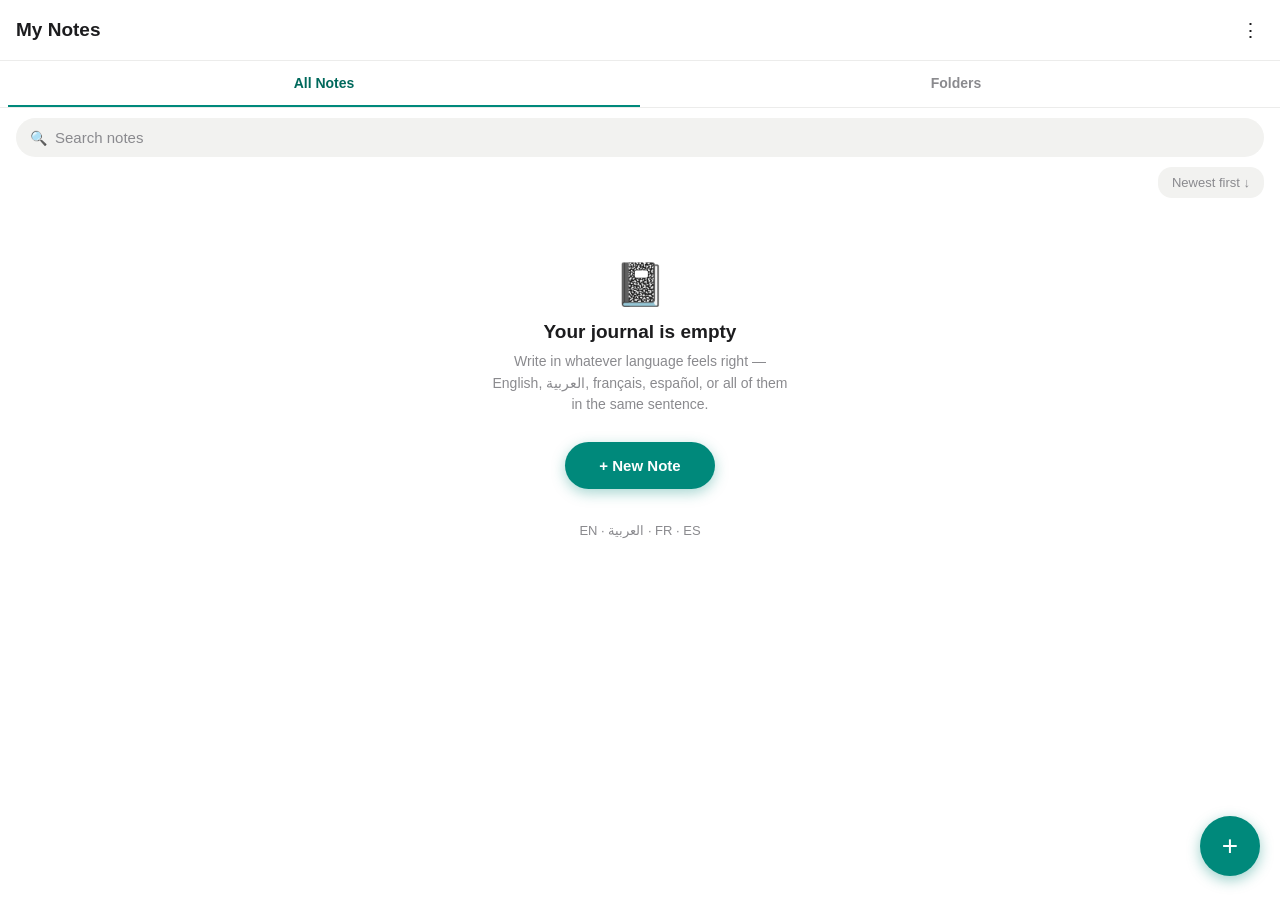
<file: app/index.html>
<!DOCTYPE html>
<html lang="en">
<head>
<meta charset="UTF-8">
<title>Journal</title>
<meta name="viewport" content="width=device-width, initial-scale=1, viewport-fit=cover">
<meta name="theme-color" content="#00897B">
<link rel="manifest" href="./manifest.webmanifest">
<link rel="icon" href="./icons/icon-192.png">
<link rel="apple-touch-icon" href="./icons/icon-192.png">
<link rel="stylesheet" href="./css/app.css">
</head>
<body>
<div class="screen">
  <div class="topbar">
    <h1>My Notes</h1>
    <button class="icon-btn" id="overflowBtn" type="button" aria-label="More options">⋮</button>
  </div>

  <div class="tabbar">
    <a class="active" href="./index.html">All Notes</a>
    <a href="./folders.html">Folders</a>
  </div>

  <div class="search-bar">
    <span aria-hidden="true">🔍</span>
    <input id="searchInput" type="search" inputmode="search" dir="auto"
           placeholder="Search notes" aria-label="Search notes" autocomplete="off">
    <button class="search-clear hidden" id="searchClear" type="button" aria-label="Clear search">✕</button>
  </div>

  <div class="sort-row">
    <span class="result-count" id="resultCount"></span>
    <button class="sort-pill" id="sortBtn" type="button">Newest first ↓</button>
  </div>

  <div class="note-grid" id="noteGrid"></div>

  <a class="fab" href="./note.html" aria-label="New note">+</a>
</div>

<script type="module" src="./js/notes-page.js"></script>
<script src="./js/register-sw.js"></script>
</body>
</html>
</file>
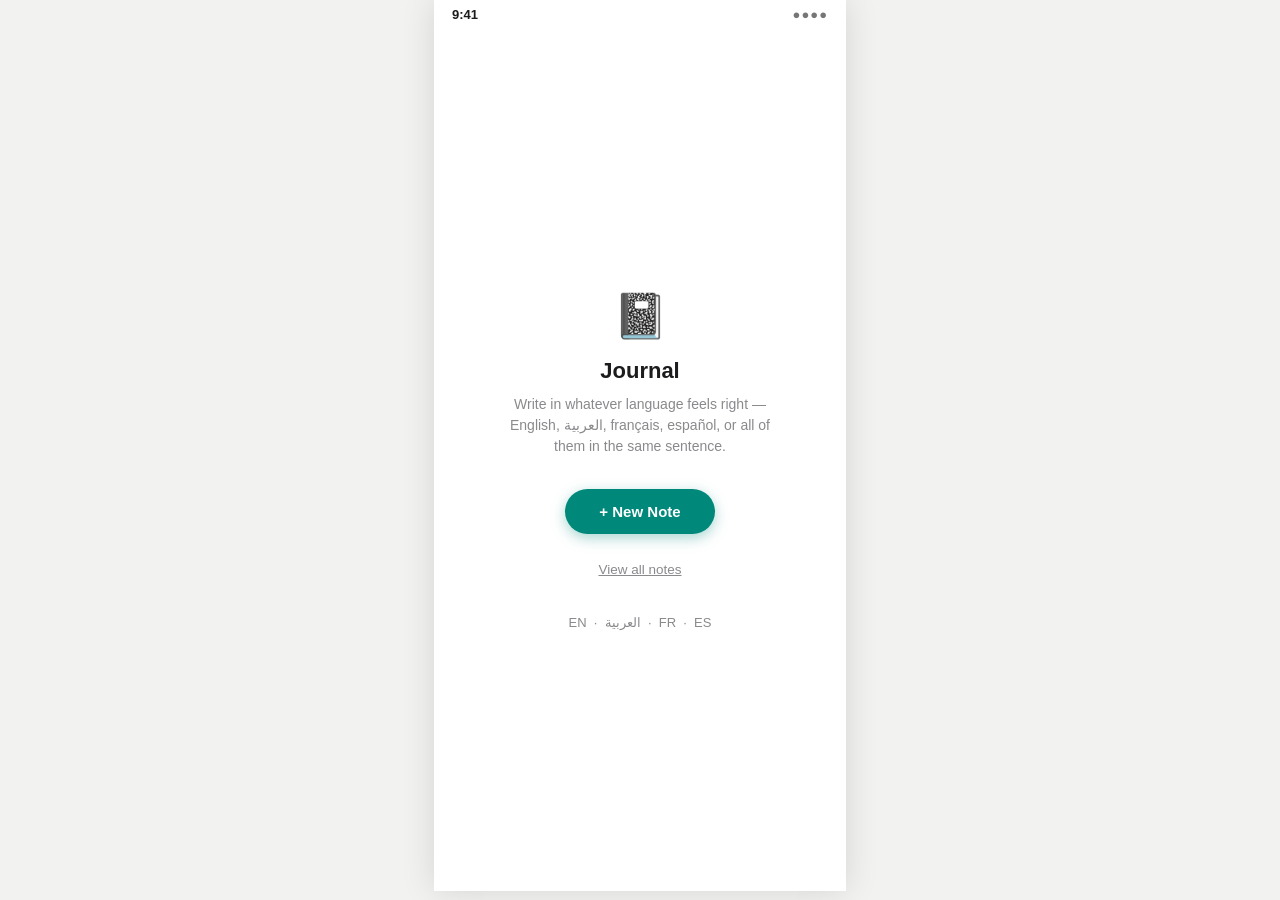
<file: Wireframes V1/index.html>
<!DOCTYPE html>
<html lang="en">
<head>
<meta charset="UTF-8">
<title>Welcome — Wireframe</title>
<meta name="viewport" content="width=device-width, initial-scale=1">
<link rel="stylesheet" href="css/style.css">
</head>
<body>
<div class="phone">
  <div class="statusbar"><span>9:41</span><span>●●●●</span></div>

  <div class="screen">
    <div class="welcome">
      <div class="mark">📓</div>
      <h1>Journal</h1>
      <p>Write in whatever language feels right — English, العربية, français, español, or all of them in the same sentence.</p>

      <a class="btn-primary" href="05-note-editor.html?mode=new">+ New Note</a>

      <a class="link-secondary" href="02-all-notes.html" style="margin-top:18px;">View all notes</a>

      <div class="langs">EN &nbsp;·&nbsp; العربية &nbsp;·&nbsp; FR &nbsp;·&nbsp; ES</div>
    </div>
  </div>
</div>
</body>
</html>
</file>
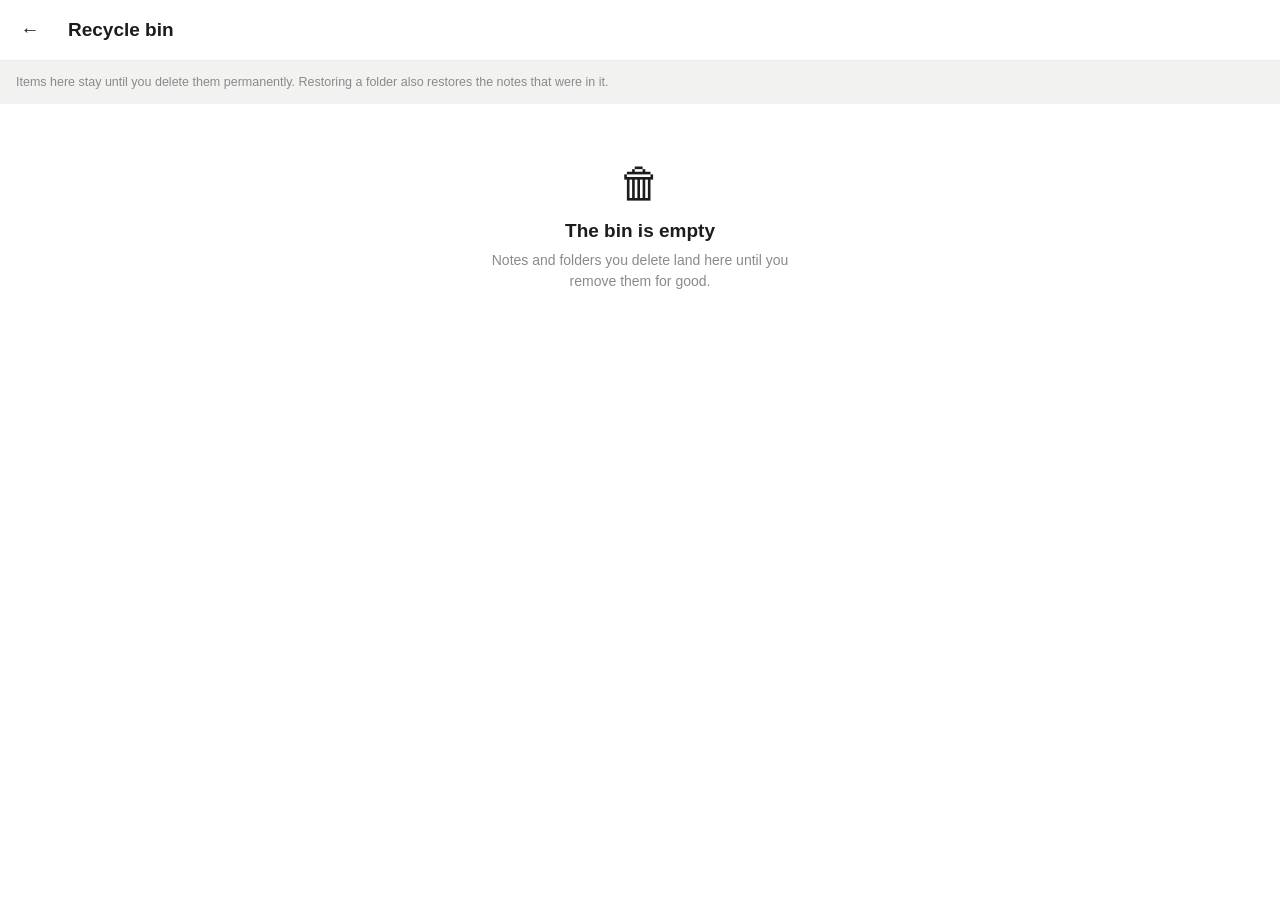
<file: app/bin.html>
<!DOCTYPE html>
<html lang="en">
<head>
<meta charset="UTF-8">
<title>Recycle bin — Journal</title>
<meta name="viewport" content="width=device-width, initial-scale=1, viewport-fit=cover">
<meta name="theme-color" content="#00897B">
<link rel="manifest" href="./manifest.webmanifest">
<link rel="icon" href="./icons/icon-192.png">
<link rel="apple-touch-icon" href="./icons/icon-192.png">
<link rel="stylesheet" href="./css/app.css">
</head>
<body>
<div class="screen">
  <div class="topbar">
    <a class="icon-btn" href="./folders.html" aria-label="Back">←</a>
    <h1>Recycle bin</h1>
    <button class="icon-btn" id="emptyBinBtn" type="button" aria-label="Empty bin">🧹</button>
  </div>

  <div class="bin-banner">
    Items here stay until you delete them permanently. Restoring a folder also restores the notes that were in it.
  </div>

  <div class="bin-list" id="binList"></div>
</div>

<script type="module" src="./js/bin-page.js"></script>
<script src="./js/register-sw.js"></script>
</body>
</html>
</file>
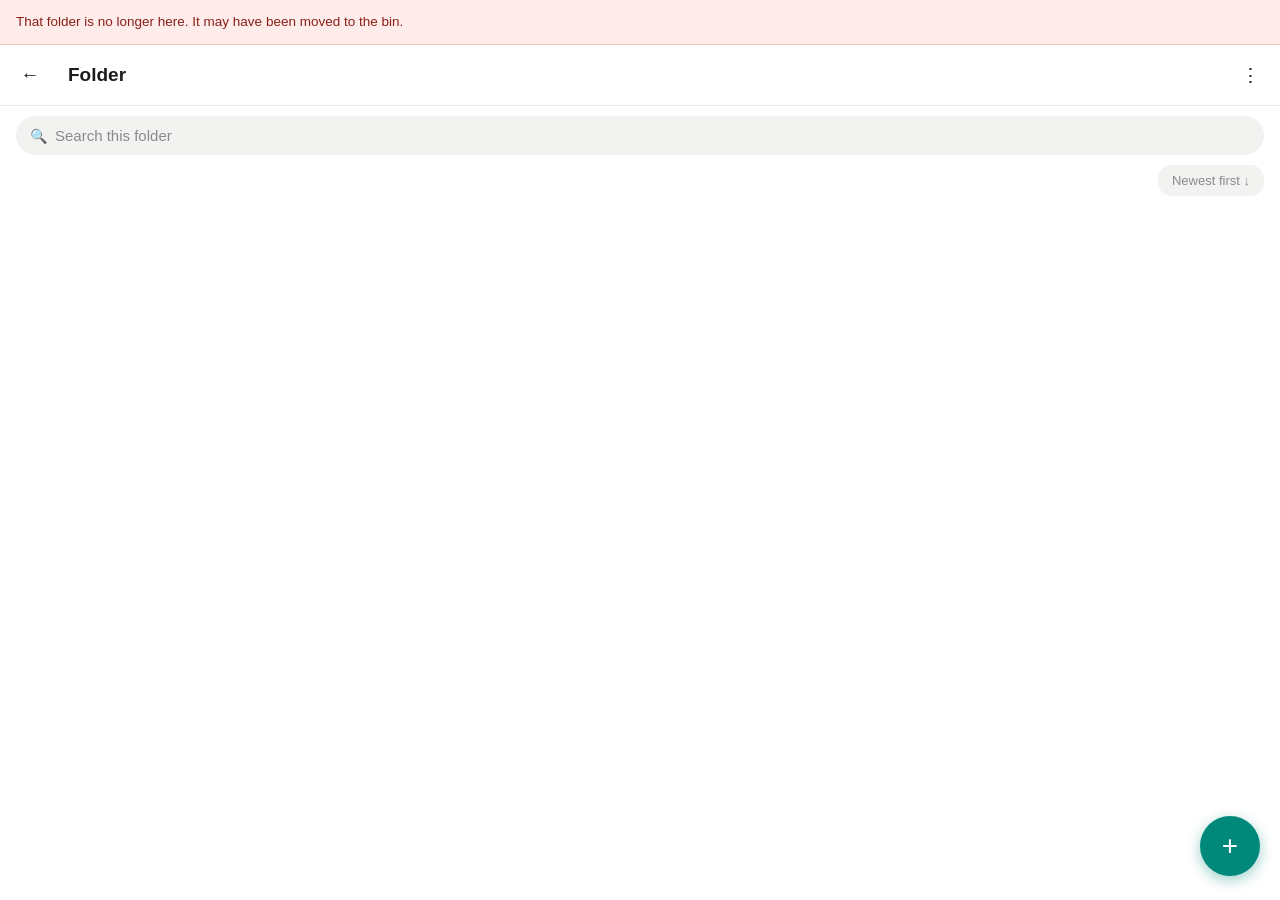
<file: app/folder.html>
<!DOCTYPE html>
<html lang="en">
<head>
<meta charset="UTF-8">
<title>Folder — Journal</title>
<meta name="viewport" content="width=device-width, initial-scale=1, viewport-fit=cover">
<meta name="theme-color" content="#00897B">
<link rel="manifest" href="./manifest.webmanifest">
<link rel="icon" href="./icons/icon-192.png">
<link rel="apple-touch-icon" href="./icons/icon-192.png">
<link rel="stylesheet" href="./css/app.css">
</head>
<body>
<div class="screen">
  <div class="topbar">
    <a class="icon-btn" href="./folders.html" aria-label="Back to folders">←</a>
    <h1 id="folderName" dir="auto">Folder</h1>
    <button class="icon-btn" id="overflowBtn" type="button" aria-label="Folder options">⋮</button>
  </div>

  <div class="search-bar">
    <span aria-hidden="true">🔍</span>
    <input id="searchInput" type="search" inputmode="search" dir="auto"
           placeholder="Search this folder" aria-label="Search this folder" autocomplete="off">
    <button class="search-clear hidden" id="searchClear" type="button" aria-label="Clear search">✕</button>
  </div>

  <div class="sort-row">
    <span class="result-count" id="resultCount"></span>
    <button class="sort-pill" id="sortBtn" type="button">Newest first ↓</button>
  </div>

  <div class="note-grid" id="noteGrid"></div>

  <button class="fab" id="newNoteBtn" type="button" aria-label="New note in this folder">+</button>
</div>

<script type="module" src="./js/folder-page.js"></script>
<script src="./js/register-sw.js"></script>
</body>
</html>
</file>
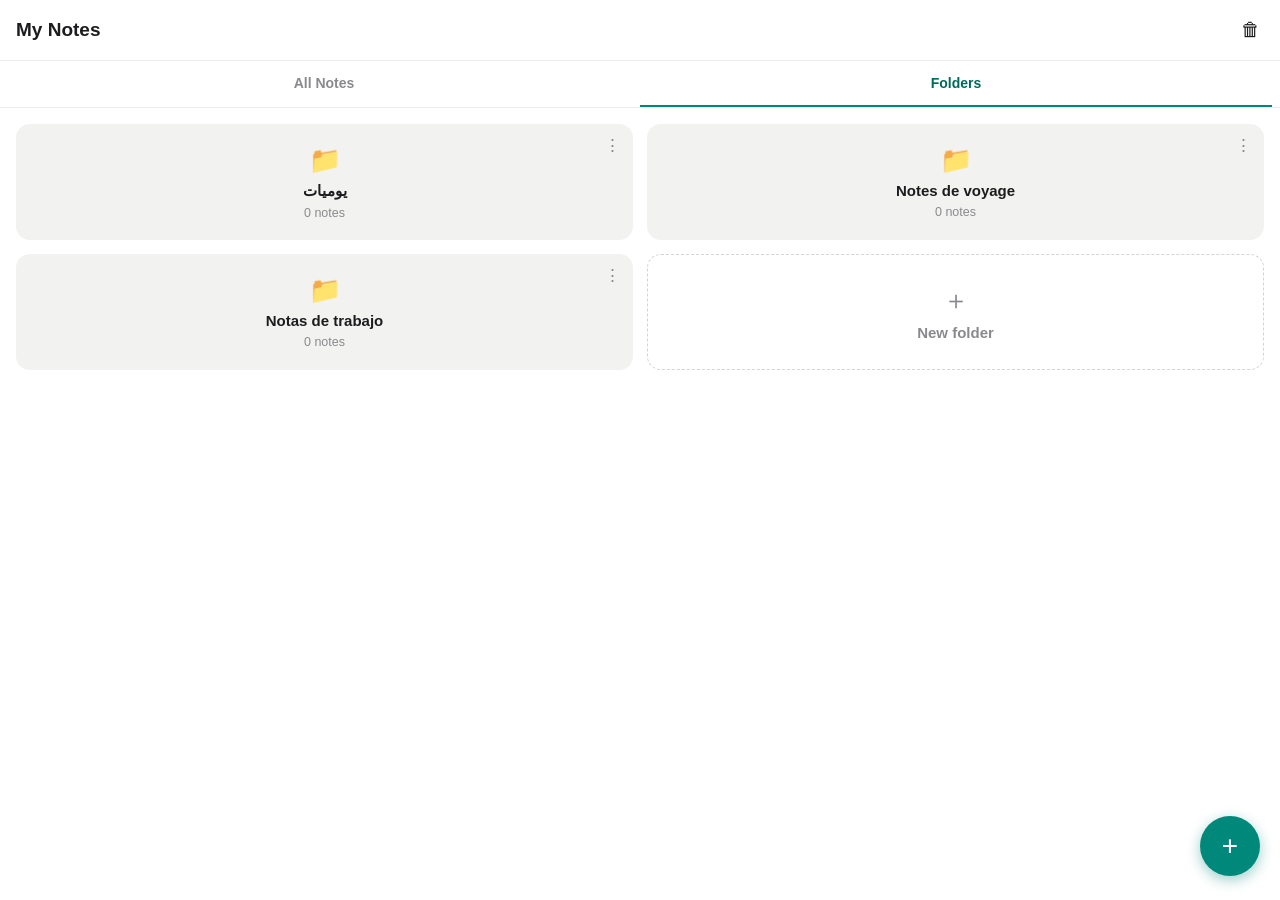
<file: app/folders.html>
<!DOCTYPE html>
<html lang="en">
<head>
<meta charset="UTF-8">
<title>Folders — Journal</title>
<meta name="viewport" content="width=device-width, initial-scale=1, viewport-fit=cover">
<meta name="theme-color" content="#00897B">
<link rel="manifest" href="./manifest.webmanifest">
<link rel="icon" href="./icons/icon-192.png">
<link rel="apple-touch-icon" href="./icons/icon-192.png">
<link rel="stylesheet" href="./css/app.css">
</head>
<body>
<div class="screen">
  <div class="topbar">
    <h1>My Notes</h1>
    <a class="icon-btn" href="./bin.html" aria-label="Recycle bin">🗑</a>
  </div>

  <div class="tabbar">
    <a href="./index.html">All Notes</a>
    <a class="active" href="./folders.html">Folders</a>
  </div>

  <div class="folder-grid" id="folderGrid"></div>

  <a class="fab" href="./note.html" aria-label="New note">+</a>
</div>

<script type="module" src="./js/folders-page.js"></script>
<script src="./js/register-sw.js"></script>
</body>
</html>
</file>
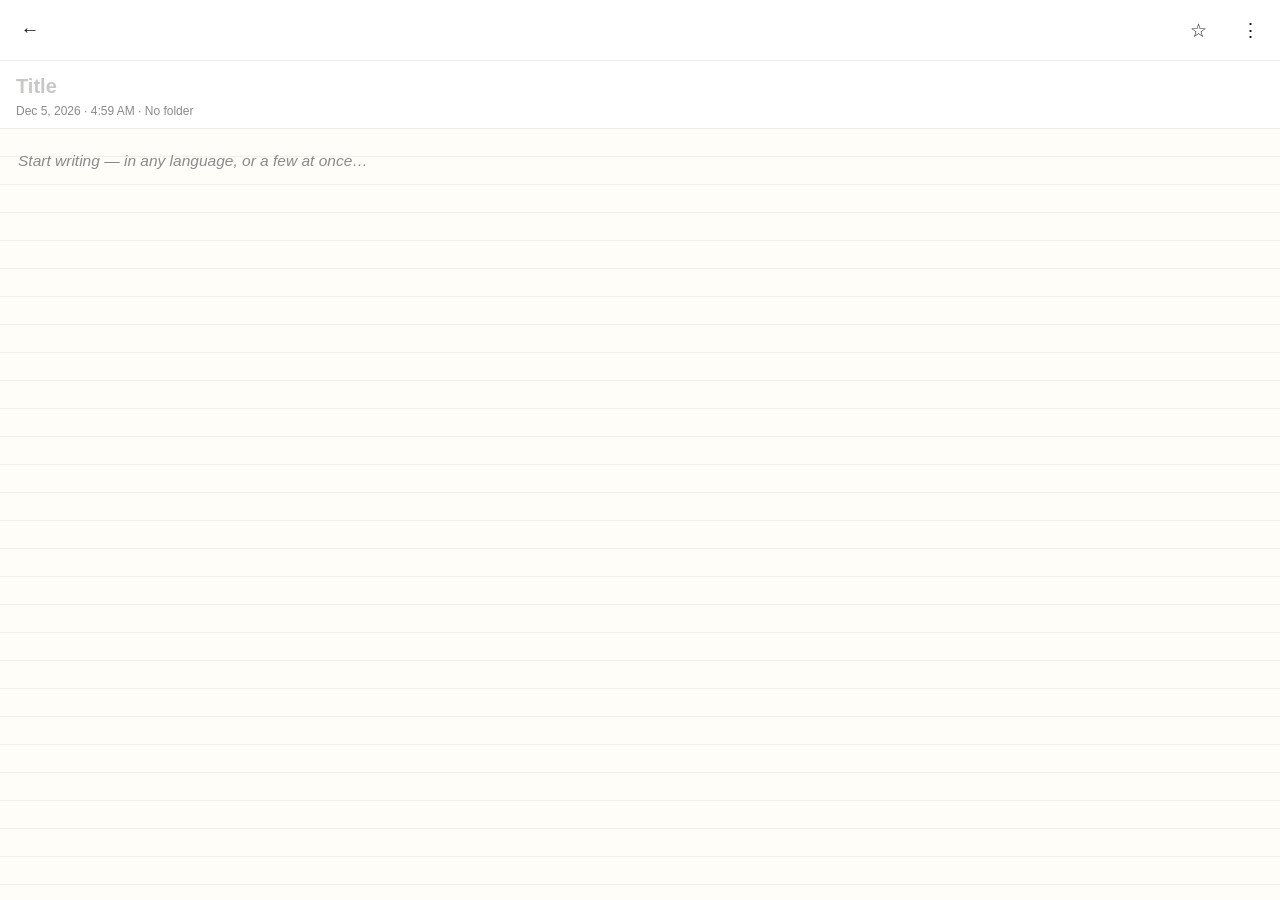
<file: app/note.html>
<!DOCTYPE html>
<html lang="en">
<head>
<meta charset="UTF-8">
<title>Note — Journal</title>
<meta name="viewport" content="width=device-width, initial-scale=1, viewport-fit=cover">
<meta name="theme-color" content="#00897B">
<link rel="manifest" href="./manifest.webmanifest">
<link rel="icon" href="./icons/icon-192.png">
<link rel="apple-touch-icon" href="./icons/icon-192.png">
<link rel="stylesheet" href="./css/app.css">
</head>
<body>
<div class="screen">
  <div class="topbar">
    <a class="icon-btn" id="backBtn" href="./index.html" aria-label="Back to all notes">←</a>
    <div class="save-state" id="saveState" aria-live="polite"></div>
    <div style="flex:1"></div>
    <button class="icon-btn" id="favBtn" type="button" aria-label="Favourite this note" aria-pressed="false">☆</button>
    <button class="icon-btn" id="overflowBtn" type="button" aria-label="Note options">⋮</button>
  </div>

  <input class="editor-title" id="editorTitle" dir="auto" placeholder="Title"
         aria-label="Note title" autocomplete="off">
  <div class="editor-meta" id="editorMeta"></div>

  <div class="editor-body" id="editorBody" contenteditable="true" dir="auto"
       role="textbox" aria-multiline="true" aria-label="Note body"
       data-placeholder="Start writing — in any language, or a few at once…"></div>
</div>

<script type="module" src="./js/editor-page.js"></script>
<script src="./js/register-sw.js"></script>
</body>
</html>
</file>
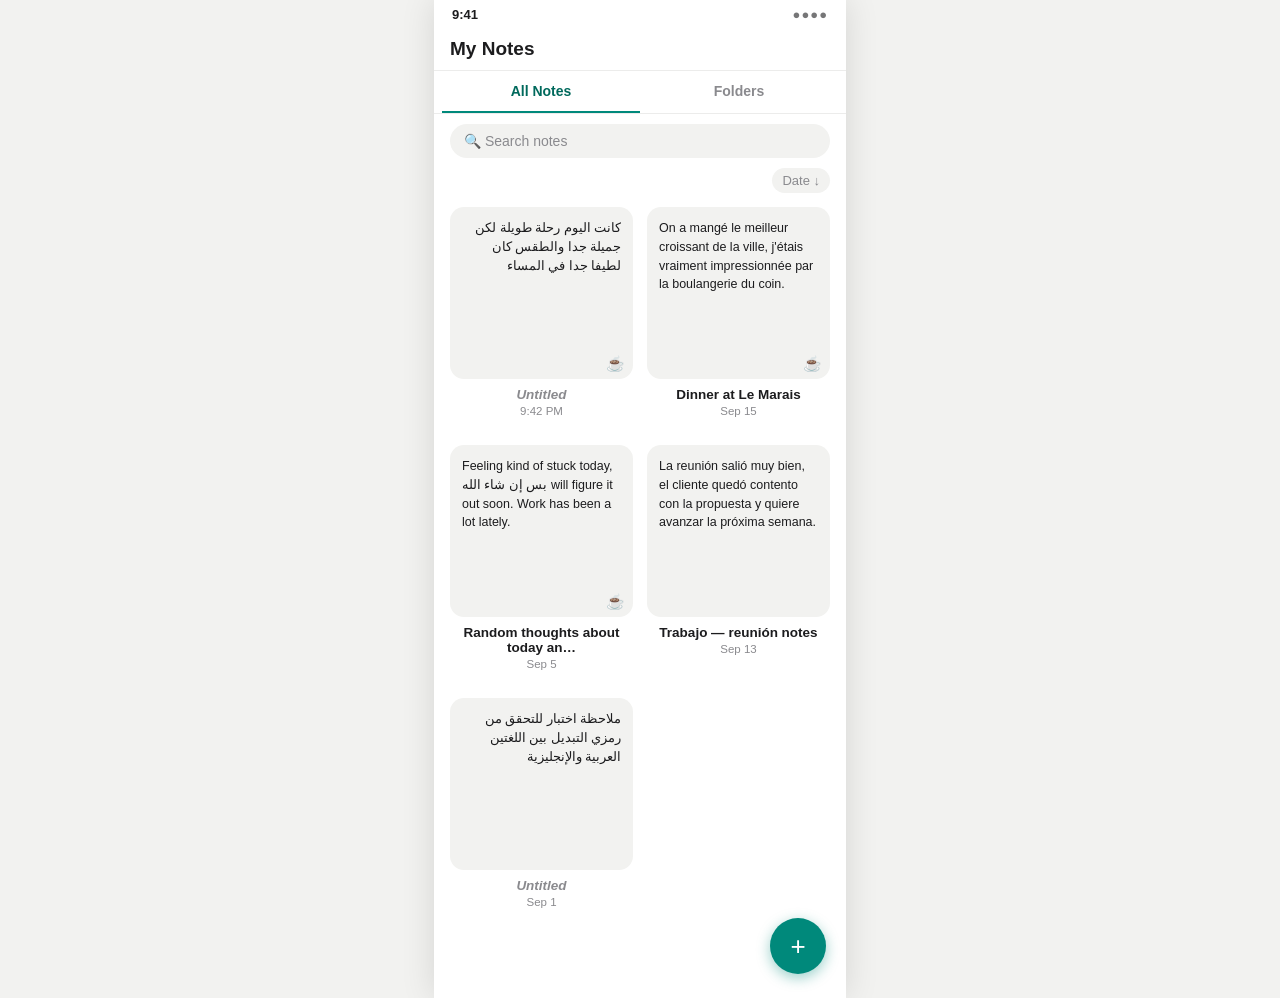
<file: Wireframes V1/02-all-notes.html>
<!DOCTYPE html>
<html lang="en">
<head>
<meta charset="UTF-8">
<title>All Notes — Wireframe</title>
<meta name="viewport" content="width=device-width, initial-scale=1">
<link rel="stylesheet" href="css/style.css">
</head>
<body>
<div class="phone">
  <div class="statusbar"><span>9:41</span><span>●●●●</span></div>

  <div class="screen">
    <div class="topbar">
      <h1>My Notes</h1>
    </div>

    <div class="tabbar">
      <a class="active" href="02-all-notes.html">All Notes</a>
      <a href="03-folders.html">Folders</a>
    </div>

    <div class="search-bar">🔍 Search notes</div>
    <div class="sort-row">
      <span class="sort-pill">Date ↓</span>
    </div>

    <div class="note-grid">

      <!-- favourites are pinned first, filling row 1 left-to-right, then row 2, etc. -->

      <a class="note-card" href="05-note-editor.html">
        <div class="note-card-box">
          <span class="fav-badge">☕</span>
          <div class="note-card-preview" dir="rtl" lang="ar">كانت اليوم رحلة طويلة لكن جميلة جدا والطقس كان لطيفا جدا في المساء</div>
        </div>
        <div class="note-card-caption">
          <div class="note-card-title-row">
            <span class="note-card-title untitled">Untitled</span>
          </div>
          <div class="note-card-meta">9:42 PM</div>
        </div>
      </a>

      <a class="note-card" href="05-note-editor.html">
        <div class="note-card-box">
          <span class="fav-badge">☕</span>
          <div class="note-card-preview">On a mangé le meilleur croissant de la ville, j'étais vraiment impressionnée par la boulangerie du coin.</div>
        </div>
        <div class="note-card-caption">
          <div class="note-card-title-row">
            <span class="note-card-title">Dinner at Le Marais</span>
          </div>
          <div class="note-card-meta">Sep 15</div>
        </div>
      </a>

      <a class="note-card" href="05-note-editor.html">
        <div class="note-card-box">
          <span class="fav-badge">☕</span>
          <div class="note-card-preview">Feeling kind of stuck today, بس إن شاء الله will figure it out soon. Work has been a lot lately.</div>
        </div>
        <div class="note-card-caption">
          <div class="note-card-title-row">
            <span class="note-card-title">Random thoughts about today an…</span>
          </div>
          <div class="note-card-meta">Sep 5</div>
        </div>
      </a>

      <a class="note-card" href="05-note-editor.html">
        <div class="note-card-box">
          <div class="note-card-preview">La reunión salió muy bien, el cliente quedó contento con la propuesta y quiere avanzar la próxima semana.</div>
        </div>
        <div class="note-card-caption">
          <div class="note-card-title-row">
            <span class="note-card-title">Trabajo — reunión notes</span>
          </div>
          <div class="note-card-meta">Sep 13</div>
        </div>
      </a>

      <a class="note-card" href="05-note-editor.html">
        <div class="note-card-box">
          <div class="note-card-preview" dir="rtl" lang="ar">ملاحظة اختبار للتحقق من رمزي التبديل بين اللغتين العربية والإنجليزية</div>
        </div>
        <div class="note-card-caption">
          <div class="note-card-title-row">
            <span class="note-card-title untitled">Untitled</span>
          </div>
          <div class="note-card-meta">Sep 1</div>
        </div>
      </a>

    </div>

    <a class="fab" href="05-note-editor.html?mode=new" title="New note">+</a>
  </div>
</div>
</body>
</html>
</file>
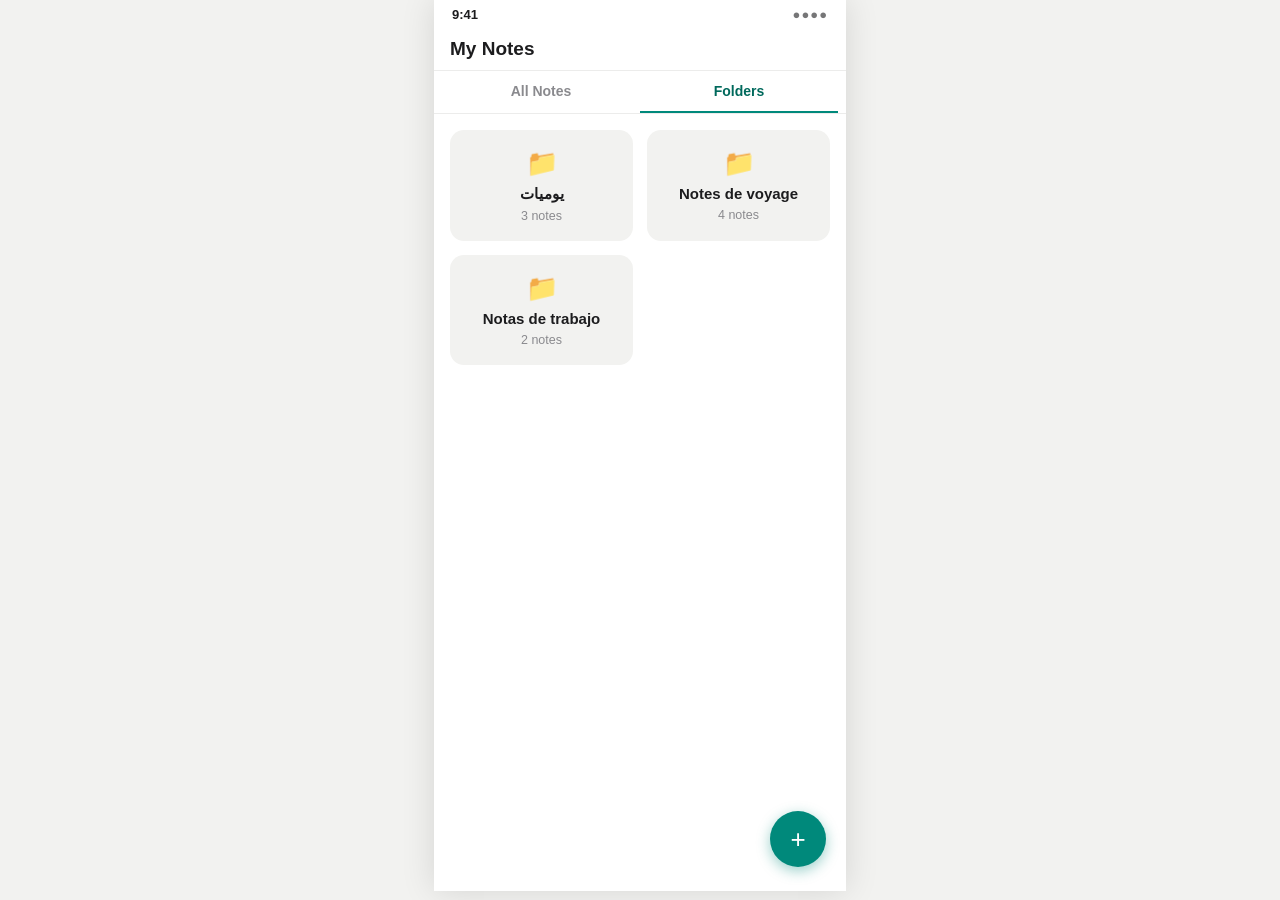
<file: Wireframes V1/03-folders.html>
<!DOCTYPE html>
<html lang="en">
<head>
<meta charset="UTF-8">
<title>Folders — Wireframe</title>
<meta name="viewport" content="width=device-width, initial-scale=1">
<link rel="stylesheet" href="css/style.css">
</head>
<body>
<div class="phone">
  <div class="statusbar"><span>9:41</span><span>●●●●</span></div>

  <div class="screen">
    <div class="topbar">
      <h1>My Notes</h1>
    </div>

    <div class="tabbar">
      <a href="02-all-notes.html">All Notes</a>
      <a class="active" href="03-folders.html">Folders</a>
    </div>

    <div class="folder-grid">
      <a class="folder-card" href="04-folder-contents.html?folder=arabic">
        <span class="folder-icon">📁</span>
        <span class="folder-name" lang="ar" dir="rtl">يوميات</span>
        <span class="folder-count">3 notes</span>
      </a>

      <a class="folder-card" href="04-folder-contents.html?folder=french">
        <span class="folder-icon">📁</span>
        <span class="folder-name">Notes de voyage</span>
        <span class="folder-count">4 notes</span>
      </a>

      <a class="folder-card" href="04-folder-contents.html?folder=spanish">
        <span class="folder-icon">📁</span>
        <span class="folder-name">Notas de trabajo</span>
        <span class="folder-count">2 notes</span>
      </a>
    </div>

    <a class="fab" href="05-note-editor.html?mode=new" title="New note">+</a>
  </div>
</div>
</body>
</html>
</file>
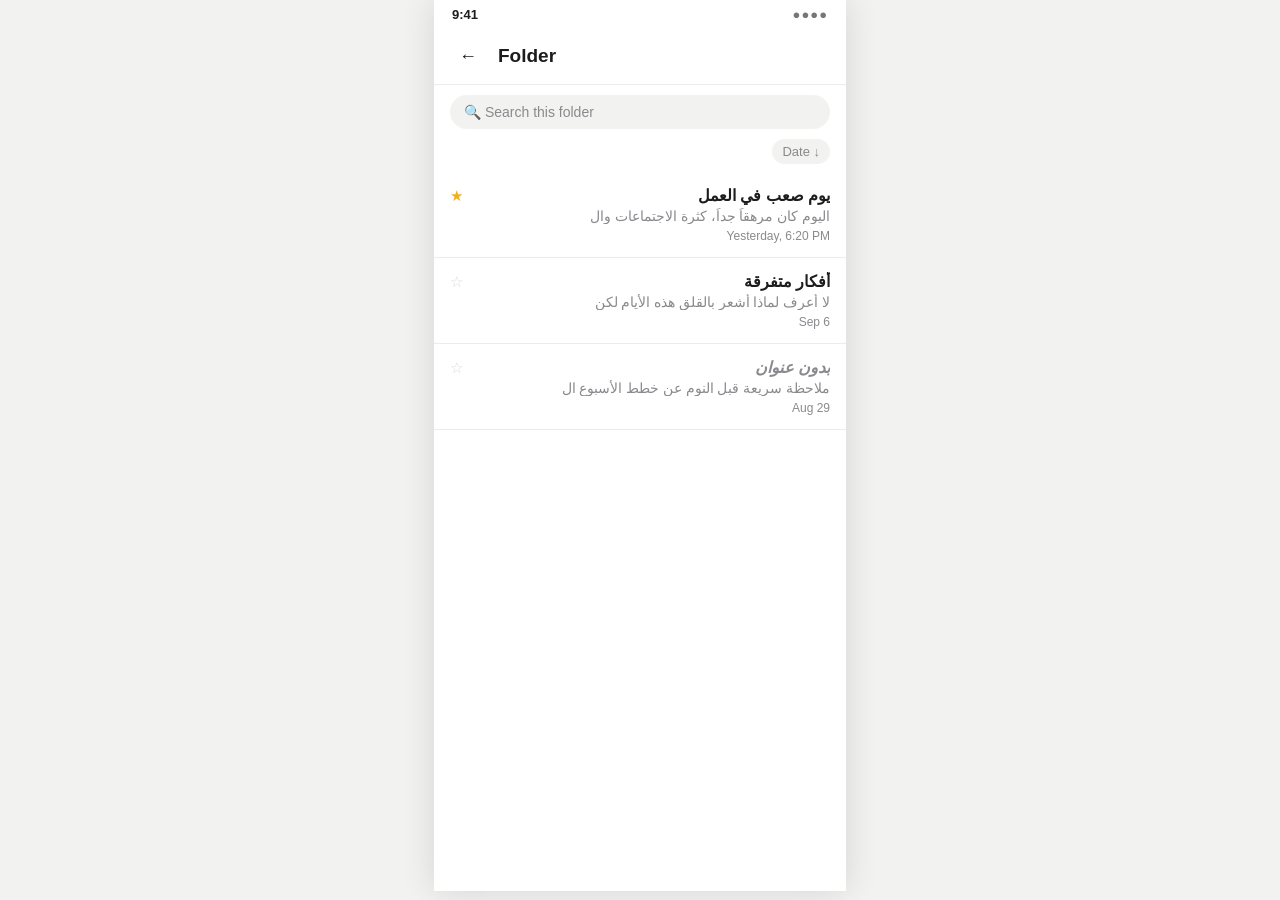
<file: Wireframes V1/04-folder-contents.html>
<!DOCTYPE html>
<html lang="en">
<head>
<meta charset="UTF-8">
<title>Folder Contents — Wireframe</title>
<meta name="viewport" content="width=device-width, initial-scale=1">
<link rel="stylesheet" href="css/style.css">
</head>
<body>
<div class="phone">
  <div class="statusbar"><span>9:41</span><span>●●●●</span></div>

  <div class="screen">
    <div class="topbar">
      <a class="icon-btn" href="03-folders.html">←</a>
      <h1>Folder</h1>
    </div>

    <div class="search-bar">🔍 Search this folder</div>
    <div class="sort-row"><span class="sort-pill">Date ↓</span></div>

    <!-- Arabic folder: يوميات -->
    <div class="note-list" data-folder-panel="arabic">
      <a class="note-row" dir="rtl" href="05-note-editor.html">
        <div class="note-row-top">
          <span class="note-title" lang="ar">يوم صعب في العمل</span>
          <span class="star">★</span>
        </div>
        <div class="note-preview" lang="ar">اليوم كان مرهقاً جداً، كثرة الاجتماعات وال</div>
        <div class="note-meta"><span>Yesterday, 6:20 PM</span></div>
      </a>

      <a class="note-row" dir="rtl" href="05-note-editor.html">
        <div class="note-row-top">
          <span class="note-title" lang="ar">أفكار متفرقة</span>
          <span class="star inactive">☆</span>
        </div>
        <div class="note-preview" lang="ar">لا أعرف لماذا أشعر بالقلق هذه الأيام لكن</div>
        <div class="note-meta"><span>Sep 6</span></div>
      </a>

      <a class="note-row" dir="rtl" href="05-note-editor.html">
        <div class="note-row-top">
          <span class="note-title untitled" lang="ar">بدون عنوان</span>
          <span class="star inactive">☆</span>
        </div>
        <div class="note-preview" lang="ar">ملاحظة سريعة قبل النوم عن خطط الأسبوع ال</div>
        <div class="note-meta"><span>Aug 29</span></div>
      </a>
    </div>

    <!-- French folder: Notes de voyage -->
    <div class="note-list" data-folder-panel="french">
      <a class="note-row" href="05-note-editor.html">
        <div class="note-row-top">
          <span class="note-title">Dinner at Le Marais</span>
          <span class="star">★</span>
        </div>
        <div class="note-preview">On a mangé le meilleur croissant de la vil…</div>
        <div class="note-meta"><span>Yesterday, 8:05 PM</span></div>
      </a>

      <a class="note-row" href="05-note-editor.html">
        <div class="note-row-top">
          <span class="note-title">Marché du dimanche</span>
          <span class="star inactive">☆</span>
        </div>
        <div class="note-preview">Les fraises étaient incroyables, il faut y ret…</div>
        <div class="note-meta"><span>Sep 7</span></div>
      </a>

      <a class="note-row" href="05-note-editor.html">
        <div class="note-row-top">
          <span class="note-title untitled">Untitled</span>
          <span class="star inactive">☆</span>
        </div>
        <div class="note-preview">Idée : refaire ce trajet en train plutôt qu'en…</div>
        <div class="note-meta"><span>Sep 3</span></div>
      </a>

      <a class="note-row" href="05-note-editor.html">
        <div class="note-row-top">
          <span class="note-title">Appartement à Lyon</span>
          <span class="star inactive">☆</span>
        </div>
        <div class="note-preview">Le quartier est calme, proche du parc, mais…</div>
        <div class="note-meta"><span>Aug 22</span></div>
      </a>
    </div>

    <!-- Spanish folder: Notas de trabajo -->
    <div class="note-list" data-folder-panel="spanish">
      <a class="note-row" href="05-note-editor.html">
        <div class="note-row-top">
          <span class="note-title">Trabajo — reunión notes</span>
          <span class="star inactive">☆</span>
        </div>
        <div class="note-preview">La reunión salió muy bien, el cliente qued…</div>
        <div class="note-meta"><span>3 days ago</span></div>
      </a>

      <a class="note-row" href="05-note-editor.html">
        <div class="note-row-top">
          <span class="note-title untitled">Untitled</span>
          <span class="star">★</span>
        </div>
        <div class="note-preview">Pendientes antes del viernes: enviar el infor…</div>
        <div class="note-meta"><span>Aug 30</span></div>
      </a>
    </div>

  </div>
</div>

<script src="js/app.js"></script>
</body>
</html>
</file>
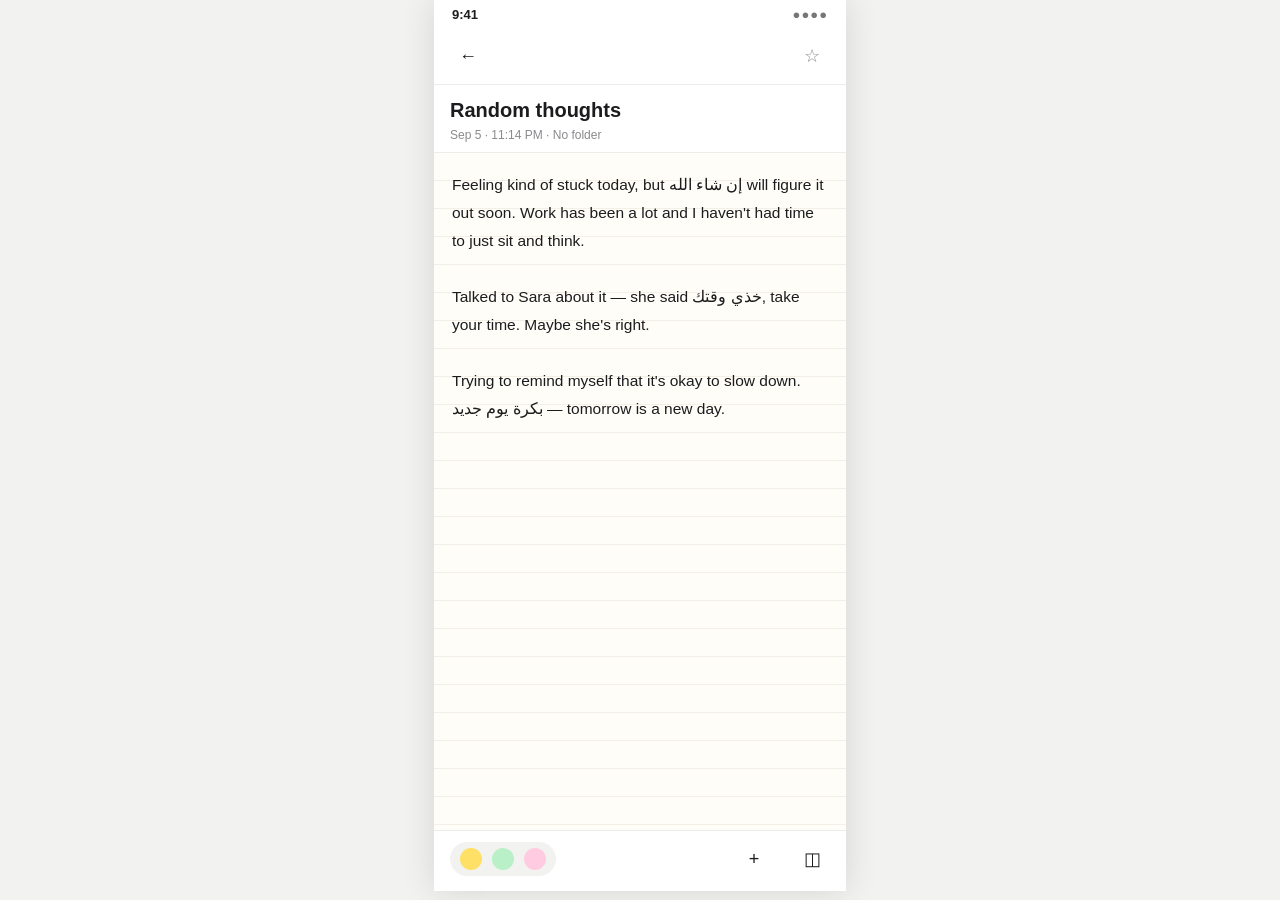
<file: Wireframes V1/05-note-editor.html>
<!DOCTYPE html>
<html lang="en">
<head>
<meta charset="UTF-8">
<title>Note Editor — Wireframe</title>
<meta name="viewport" content="width=device-width, initial-scale=1">
<link rel="stylesheet" href="css/style.css">
</head>
<body>
<div class="phone">
  <div class="statusbar"><span>9:41</span><span>●●●●</span></div>

  <div class="screen">
    <div class="topbar">
      <a class="icon-btn" href="02-all-notes.html" title="Back to all notes / folders">←</a>
      <div class="toolbar-spacer"></div>
      <span class="icon-btn" style="opacity:.5;">☆</span>
    </div>

    <!-- Existing note: "Random thoughts" — English/Arabic code-switched -->
    <div data-editor-panel="existing">
      <input class="editor-title" value="Random thoughts" readonly>
      <div class="editor-meta">Sep 5 · 11:14 PM · No folder</div>
      <div class="editor-body">
        <p>Feeling kind of stuck today, but <span lang="ar" dir="rtl">إن شاء الله</span> will figure it out soon. Work has been a lot and I haven't had time to just sit and think.</p>
        <p>Talked to Sara about it — she said <span lang="ar" dir="rtl">خذي وقتك</span>, take your time. Maybe she's right.</p>
        <p>Trying to remind myself that it's okay to slow down. <span lang="ar" dir="rtl">بكرة يوم جديد</span> — tomorrow is a new day.</p>
      </div>
    </div>

    <!-- New note: blank state, opened from the Welcome / FAB "New Note" CTA -->
    <div data-editor-panel="new">
      <input class="editor-title" placeholder="Title">
      <div class="editor-meta">Today · No folder</div>
      <div class="editor-body">
        <p class="empty-note-hint">Start writing — in any language, or a few at once…</p>
      </div>
    </div>

    <div class="bottom-toolbar">
      <div class="swatch-group">
        <a class="swatch yellow" href="06-highlight-interaction.html" title="Highlight yellow"></a>
        <a class="swatch green" href="06-highlight-interaction.html" title="Highlight green"></a>
        <a class="swatch pink" href="06-highlight-interaction.html" title="Highlight pink"></a>
      </div>
      <div class="toolbar-spacer"></div>
      <a class="icon-btn" href="05-note-editor.html?mode=new" title="Add note">+</a>
      <a class="icon-btn" href="07-view-modes.html" title="Switch view mode">◫</a>
    </div>
  </div>
</div>

<script src="js/app.js"></script>
</body>
</html>
</file>
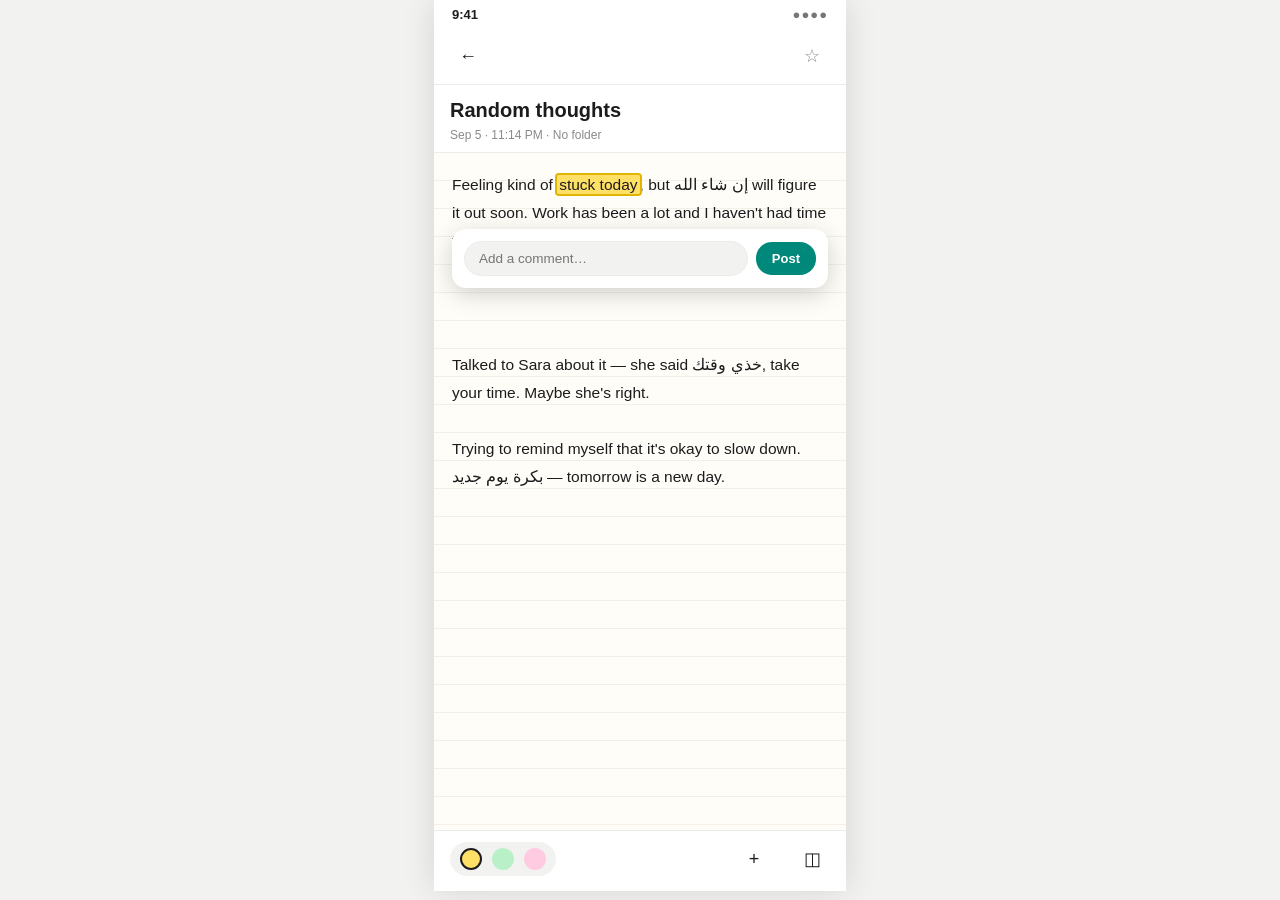
<file: Wireframes V1/06-highlight-interaction.html>
<!DOCTYPE html>
<html lang="en">
<head>
<meta charset="UTF-8">
<title>Highlight Interaction — Wireframe</title>
<meta name="viewport" content="width=device-width, initial-scale=1">
<link rel="stylesheet" href="css/style.css">
</head>
<body>
<div class="phone">
  <div class="statusbar"><span>9:41</span><span>●●●●</span></div>

  <div class="screen">
    <div class="topbar">
      <a class="icon-btn" href="05-note-editor.html" title="Back to note">←</a>
      <div class="toolbar-spacer"></div>
      <span class="icon-btn" style="opacity:.5;">☆</span>
    </div>

    <input class="editor-title" value="Random thoughts" readonly>
    <div class="editor-meta">Sep 5 · 11:14 PM · No folder</div>

    <div class="editor-body">
      <p>Feeling kind of <span class="selection-marker">stuck today</span>, but <span lang="ar" dir="rtl">إن شاء الله</span> will figure it out soon. Work has been a lot and I haven't had time to just sit and think.</p>

      <div class="comment-popover" style="top: 76px;">
        <div class="row">
          <input class="comment-input" placeholder="Add a comment…" readonly>
          <button class="comment-post" type="button">Post</button>
        </div>
      </div>

      <p style="margin-top:96px;">Talked to Sara about it — she said <span lang="ar" dir="rtl">خذي وقتك</span>, take your time. Maybe she's right.</p>
      <p>Trying to remind myself that it's okay to slow down. <span lang="ar" dir="rtl">بكرة يوم جديد</span> — tomorrow is a new day.</p>
    </div>

    <div class="bottom-toolbar">
      <div class="swatch-group">
        <button class="swatch yellow selected" type="button" title="Highlight yellow"></button>
        <button class="swatch green" type="button" title="Highlight green"></button>
        <button class="swatch pink" type="button" title="Highlight pink"></button>
      </div>
      <div class="toolbar-spacer"></div>
      <a class="icon-btn" href="05-note-editor.html?mode=new" title="Add note">+</a>
      <a class="icon-btn" href="07-view-modes.html" title="Switch view mode">◫</a>
    </div>
  </div>
</div>
</body>
</html>
</file>
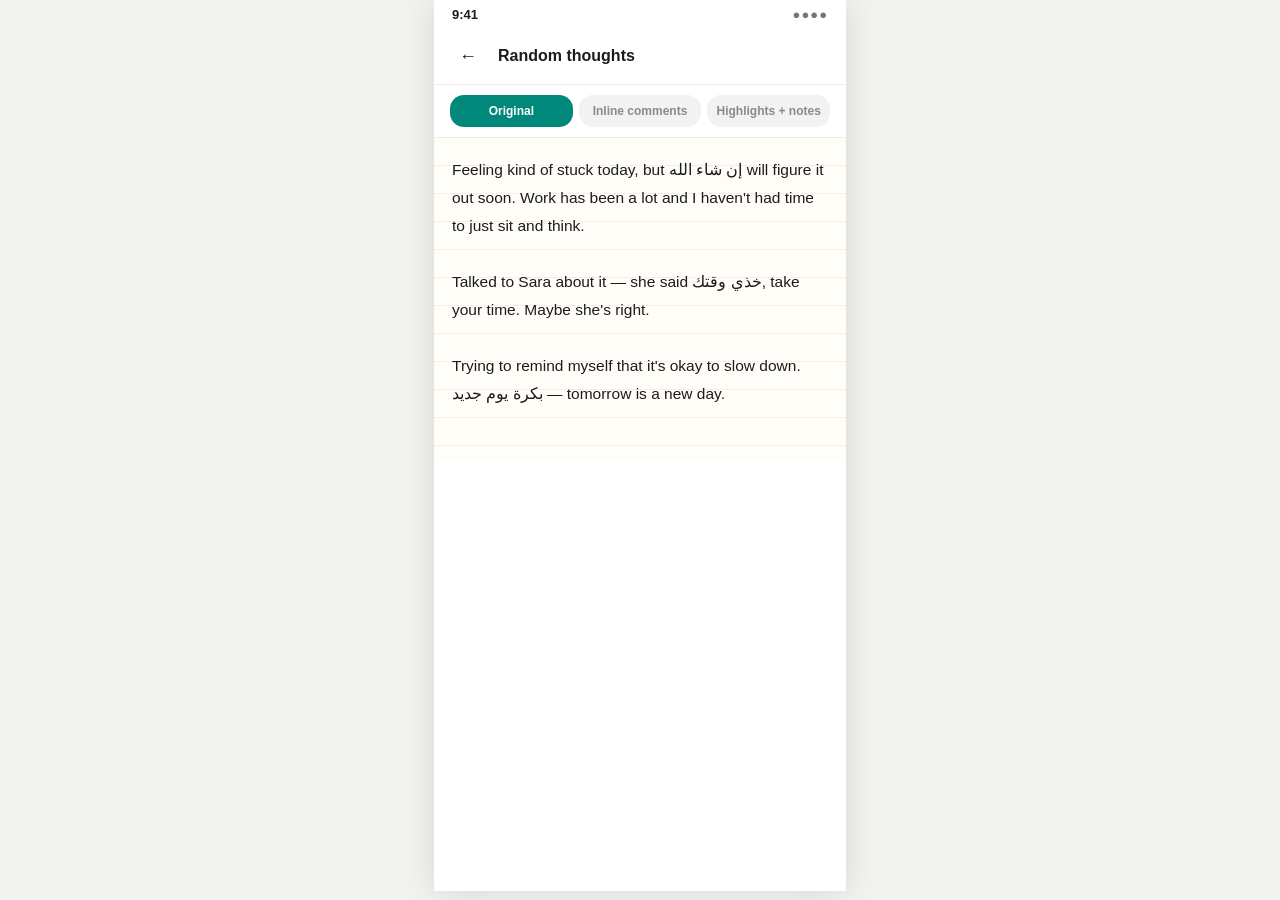
<file: Wireframes V1/07-view-modes.html>
<!DOCTYPE html>
<html lang="en">
<head>
<meta charset="UTF-8">
<title>View Modes — Wireframe</title>
<meta name="viewport" content="width=device-width, initial-scale=1">
<link rel="stylesheet" href="css/style.css">
</head>
<body>
<div class="phone">
  <div class="statusbar"><span>9:41</span><span>●●●●</span></div>

  <div class="screen">
    <div class="topbar">
      <a class="icon-btn" href="05-note-editor.html" title="Back to note">←</a>
      <h1 style="font-size:16px;">Random thoughts</h1>
    </div>

    <div class="viewmode-tabs">
      <button data-viewmode-tab="original" class="active" type="button">Original</button>
      <button data-viewmode-tab="inline" type="button">Inline comments</button>
      <button data-viewmode-tab="footer" type="button">Highlights + notes</button>
    </div>

    <div class="note-list" style="padding: 0;">

      <!-- (a) original — no annotations at all -->
      <div class="editor-body viewmode-panel active" data-viewmode-panel="original" style="min-height:100%;">
        <p>Feeling kind of stuck today, but <span lang="ar" dir="rtl">إن شاء الله</span> will figure it out soon. Work has been a lot and I haven't had time to just sit and think.</p>
        <p>Talked to Sara about it — she said <span lang="ar" dir="rtl">خذي وقتك</span>, take your time. Maybe she's right.</p>
        <p>Trying to remind myself that it's okay to slow down. <span lang="ar" dir="rtl">بكرة يوم جديد</span> — tomorrow is a new day.</p>
      </div>

      <!-- (b) inline — comments rendered next to the highlighted text -->
      <div class="editor-body viewmode-panel" data-viewmode-panel="inline" style="min-height:100%;">
        <p>Feeling kind of <span class="hl-yellow">stuck today</span><span class="inline-annotation">revisit after talking to Mona</span>, but <span class="hl-green" lang="ar" dir="rtl">إن شاء الله</span><span class="inline-annotation">hopeful tone — good sign</span> will figure it out soon. Work has been a lot and I haven't had time to just sit and think.</p>
        <p>Talked to Sara about it — she said <span lang="ar" dir="rtl">خذي وقتك</span>, take your time. Maybe she's right.</p>
        <p>Trying to remind myself that it's okay to slow down. <span lang="ar" dir="rtl">بكرة يوم جديد</span> — tomorrow is a new day.</p>
      </div>

      <!-- (c) highlights only, comments listed at the bottom -->
      <div class="editor-body viewmode-panel" data-viewmode-panel="footer" style="min-height:100%;">
        <p>Feeling kind of <span class="hl-yellow">stuck today</span>, but <span class="hl-green" lang="ar" dir="rtl">إن شاء الله</span> will figure it out soon. Work has been a lot and I haven't had time to just sit and think.</p>
        <p>Talked to Sara about it — she said <span lang="ar" dir="rtl">خذي وقتك</span>, take your time. Maybe she's right.</p>
        <p>Trying to remind myself that it's okay to slow down. <span lang="ar" dir="rtl">بكرة يوم جديد</span> — tomorrow is a new day.</p>

        <div class="footer-comments">
          <h2>Comments</h2>
          <div class="footer-comment-item">
            <span class="dot" style="background:var(--highlight-yellow);"></span>
            <span>"stuck today" — revisit after talking to Mona</span>
          </div>
          <div class="footer-comment-item">
            <span class="dot" style="background:var(--highlight-green);"></span>
            <span dir="auto">"<span lang="ar" dir="rtl">إن شاء الله</span>" — hopeful tone, good sign</span>
          </div>
        </div>
      </div>

    </div>
  </div>
</div>

<script src="js/app.js"></script>
</body>
</html>
</file>
<file: app/css/app.css>
/* ==========================================================================
   Multilingual Journal — app styles
   Ported from Wireframes V1, with the fixed phone frame and fake status bar
   removed so the app fills the real device screen.
   ========================================================================== */

:root {
  --accent: #00897B;
  --accent-dark: #00695C;
  --bg-app: #f2f2f0;
  --bg-page: #ffffff;
  --text: #1c1c1e;
  --text-secondary: #8a8a8e;
  --divider: #ececeb;
  --highlight-yellow: #FFE066;
  --highlight-green: #B9F0C7;
  --highlight-pink: #FFCBE1;
  --star: #F2B01E;
  --paper-line: #e7e2d6;
  --paper-bg: #fffdf7;
  --danger: #C62828;
  --safe-bottom: env(safe-area-inset-bottom, 0px);
}

* { box-sizing: border-box; }

html, body {
  margin: 0;
  padding: 0;
  height: 100%;
  background: var(--bg-page);
  color: var(--text);
  /* Latin faces first; the Arabic faces below catch Arabic glyphs by fallback,
     so content needs no lang attribute for correct shaping. */
  font-family: -apple-system, "Segoe UI", Roboto, "Helvetica Neue", Arial,
               "Geeza Pro", "Noto Naskh Arabic", "Noto Sans Arabic", Tahoma, sans-serif;
  -webkit-font-smoothing: antialiased;
  overscroll-behavior-y: none;
}

[lang="ar"] {
  font-family: "Geeza Pro", "Noto Naskh Arabic", "Noto Sans Arabic", Tahoma, sans-serif;
}

.screen {
  height: 100vh;
  height: 100dvh;
  display: flex;
  flex-direction: column;
  min-height: 0;
  position: relative;
  overflow: hidden;
  background: var(--bg-page);
}

/* ---- top bar ------------------------------------------------------------- */

.topbar {
  flex: none;
  display: flex;
  align-items: center;
  gap: 8px;
  padding: calc(8px + env(safe-area-inset-top, 0px)) 8px 8px;
  border-bottom: 1px solid var(--divider);
}

.topbar h1 {
  font-size: 19px;
  font-weight: 700;
  margin: 0;
  flex: 1;
  min-width: 0;
  padding-left: 8px;
  overflow: hidden;
  text-overflow: ellipsis;
  white-space: nowrap;
}

.icon-btn {
  width: 44px;
  height: 44px;
  border-radius: 50%;
  border: none;
  background: transparent;
  color: var(--text);
  font-size: 19px;
  display: flex;
  align-items: center;
  justify-content: center;
  text-decoration: none;
  flex: none;
  cursor: pointer;
  font-family: inherit;
  -webkit-tap-highlight-color: transparent;
}

.icon-btn:active { background: var(--divider); }
.icon-btn.is-fav { color: var(--star); }

/* ---- tab bar ------------------------------------------------------------- */

.tabbar {
  flex: none;
  display: flex;
  border-bottom: 1px solid var(--divider);
  padding: 0 8px;
}

.tabbar a {
  flex: 1;
  text-align: center;
  padding: 14px 4px;
  text-decoration: none;
  color: var(--text-secondary);
  font-size: 14px;
  font-weight: 600;
  border-bottom: 2px solid transparent;
  -webkit-tap-highlight-color: transparent;
}

.tabbar a.active {
  color: var(--accent-dark);
  border-bottom-color: var(--accent);
}

/* ---- search + sort ------------------------------------------------------- */

.search-bar {
  flex: none;
  margin: 10px 16px;
  padding: 0 14px;
  background: var(--bg-app);
  border-radius: 20px;
  display: flex;
  align-items: center;
  gap: 8px;
  color: var(--text-secondary);
  font-size: 14px;
}

.search-bar input {
  flex: 1;
  min-width: 0;
  border: none;
  outline: none;
  background: transparent;
  font-family: inherit;
  font-size: 15px;
  color: var(--text);
  padding: 11px 0;
}

.search-bar input::placeholder { color: var(--text-secondary); }

.search-clear {
  border: none;
  background: transparent;
  color: var(--text-secondary);
  font-size: 17px;
  padding: 6px;
  cursor: pointer;
  line-height: 1;
}

.sort-row {
  flex: none;
  display: flex;
  align-items: center;
  justify-content: space-between;
  gap: 6px;
  padding: 0 16px 8px;
  color: var(--text-secondary);
  font-size: 13px;
}

.result-count { font-size: 12.5px; }

.sort-pill {
  display: flex;
  align-items: center;
  gap: 4px;
  padding: 8px 14px;
  border-radius: 14px;
  background: var(--bg-app);
  border: none;
  color: var(--text-secondary);
  font-size: 13px;
  font-family: inherit;
  cursor: pointer;
}

/* ---- note grid (cards, 2 per row) ---------------------------------------- */

.note-grid {
  flex: 1;
  overflow-y: auto;
  -webkit-overflow-scrolling: touch;
  padding: 6px 16px calc(96px + var(--safe-bottom));
  display: grid;
  grid-template-columns: 1fr 1fr;
  gap: 28px 14px;
  align-content: start;
}

.note-card {
  text-decoration: none;
  color: inherit;
  display: flex;
  flex-direction: column;
  min-width: 0;
  -webkit-tap-highlight-color: transparent;
}

.note-card:active .note-card-box { background: #e8e8e5; }

.note-card-box {
  position: relative;
  background: var(--bg-app);
  border-radius: 14px;
  padding: 12px;
  min-height: 172px;
  display: flex;
  align-items: flex-start;
  justify-content: flex-start;
  overflow: hidden;
}

.note-card-preview {
  font-size: 12.5px;
  line-height: 1.5;
  color: var(--text);
  overflow: hidden;
  display: -webkit-box;
  -webkit-line-clamp: 7;
  -webkit-box-orient: vertical;
  white-space: pre-wrap;
  overflow-wrap: anywhere;
  width: 100%;
}

.note-card-preview.is-empty {
  color: var(--text-secondary);
  font-style: italic;
}

.fav-badge {
  position: absolute;
  bottom: 8px;
  right: 8px;
  font-size: 15px;
  line-height: 1;
  color: var(--star);
}

.note-card-caption {
  padding: 8px 2px 0;
  min-width: 0;
  text-align: center;
}

.note-card-title-row {
  display: flex;
  align-items: center;
  justify-content: center;
  gap: 5px;
  min-width: 0;
}

.note-card-title {
  font-size: 13.5px;
  font-weight: 700;
  overflow: hidden;
  display: -webkit-box;
  -webkit-line-clamp: 2;
  -webkit-box-orient: vertical;
  min-width: 0;
  overflow-wrap: anywhere;
}

.note-card-title.untitled {
  color: var(--text-secondary);
  font-weight: 600;
  font-style: italic;
}

.note-card-meta {
  margin-top: 3px;
  font-size: 11.5px;
  color: var(--text-secondary);
}

/* ---- floating action button ---------------------------------------------- */

.fab {
  position: absolute;
  right: 20px;
  bottom: calc(24px + var(--safe-bottom));
  width: 60px;
  height: 60px;
  border: none;
  border-radius: 50%;
  background: var(--accent);
  color: #fff;
  display: flex;
  align-items: center;
  justify-content: center;
  font-size: 28px;
  text-decoration: none;
  box-shadow: 0 4px 14px rgba(0, 137, 123, 0.4);
  cursor: pointer;
  font-family: inherit;
  -webkit-tap-highlight-color: transparent;
}

/* ---- folders -------------------------------------------------------------- */

.folder-grid {
  flex: 1;
  padding: 16px 16px calc(96px + var(--safe-bottom));
  display: grid;
  grid-template-columns: 1fr 1fr;
  gap: 14px;
  align-content: start;
  overflow-y: auto;
  -webkit-overflow-scrolling: touch;
}

.folder-card {
  position: relative;
  background: var(--bg-app);
  border: none;
  border-radius: 14px;
  padding: 18px 16px;
  text-decoration: none;
  color: var(--text);
  display: flex;
  flex-direction: column;
  align-items: center;
  justify-content: center;
  text-align: center;
  gap: 6px;
  min-width: 0;
  min-height: 116px;
  font-family: inherit;
  cursor: pointer;
  -webkit-tap-highlight-color: transparent;
}

.folder-card:active { background: #e8e8e5; }

.folder-card.new-folder {
  background: transparent;
  border: 1.5px dashed #d4d4d0;
  color: var(--text-secondary);
}

.folder-card.new-folder .folder-name { color: var(--text-secondary); }
.folder-card.new-folder:active { background: var(--bg-app); }

.folder-icon { font-size: 26px; }

.folder-name {
  font-size: 15px;
  font-weight: 700;
  overflow-wrap: anywhere;
}

.folder-count {
  font-size: 12.5px;
  color: var(--text-secondary);
}

.folder-menu-btn {
  position: absolute;
  top: 2px;
  right: 2px;
  width: 38px;
  height: 38px;
  border: none;
  background: transparent;
  color: var(--text-secondary);
  font-size: 17px;
  border-radius: 50%;
  cursor: pointer;
  font-family: inherit;
}

/* ---- note editor ---------------------------------------------------------- */

.editor-title {
  flex: none;
  width: 100%;
  border: none;
  outline: none;
  font-size: 20px;
  font-weight: 700;
  padding: 14px 16px 6px;
  background: transparent;
  color: var(--text);
  font-family: inherit;
}

.editor-title::placeholder { color: #c7c7c5; }

.editor-meta {
  flex: none;
  padding: 0 16px 10px;
  font-size: 12px;
  color: var(--text-secondary);
  border-bottom: 1px solid var(--divider);
}

.editor-body {
  position: relative;
  flex: 1;
  overflow-y: auto;
  -webkit-overflow-scrolling: touch;
  padding: 18px 18px calc(24px + var(--safe-bottom));
  background-color: var(--paper-bg);
  background-image: repeating-linear-gradient(
    to bottom,
    transparent 0,
    transparent 27px,
    var(--paper-line) 28px
  );
  font-size: 15.5px;
  line-height: 28px;
  outline: none;
  overflow-wrap: anywhere;
}

.editor-body p {
  margin: 0;
  min-height: 28px;
}

.editor-body:empty::before,
.editor-body[data-empty="true"]::before {
  content: attr(data-placeholder);
  color: var(--text-secondary);
  font-style: italic;
  pointer-events: none;
  position: absolute;
}

/* highlight spans — not written yet, styling reserved for the next build */
.hl-yellow { background: var(--highlight-yellow); border-radius: 2px; padding: 1px 2px; }
.hl-green  { background: var(--highlight-green);  border-radius: 2px; padding: 1px 2px; }
.hl-pink   { background: var(--highlight-pink);   border-radius: 2px; padding: 1px 2px; }

.save-state {
  font-size: 11.5px;
  color: var(--text-secondary);
  padding-right: 6px;
  min-width: 52px;
  text-align: right;
}

/* ---- empty states --------------------------------------------------------- */

.empty-state {
  grid-column: 1 / -1;
  display: flex;
  flex-direction: column;
  align-items: center;
  justify-content: center;
  text-align: center;
  padding: 48px 28px;
  gap: 8px;
}

.empty-state .mark { font-size: 42px; margin-bottom: 4px; }

.empty-state h2 {
  font-size: 19px;
  margin: 0;
}

.empty-state p {
  font-size: 14px;
  color: var(--text-secondary);
  margin: 0 0 18px;
  max-width: 300px;
  line-height: 1.55;
}

.empty-state .langs {
  font-size: 13px;
  color: var(--text-secondary);
  margin-top: 26px;
}

.btn-primary {
  background: var(--accent);
  color: #fff;
  border: none;
  border-radius: 26px;
  padding: 15px 34px;
  font-size: 15px;
  font-weight: 700;
  text-decoration: none;
  box-shadow: 0 4px 14px rgba(0, 137, 123, 0.35);
  font-family: inherit;
  cursor: pointer;
}

/* ---- bottom sheet --------------------------------------------------------- */

.scrim {
  position: fixed;
  inset: 0;
  background: rgba(0, 0, 0, 0.32);
  z-index: 40;
  opacity: 0;
  transition: opacity 0.15s ease;
}

.scrim.open { opacity: 1; }

.sheet {
  position: fixed;
  left: 0;
  right: 0;
  bottom: 0;
  z-index: 41;
  background: var(--bg-page);
  border-radius: 18px 18px 0 0;
  padding: 10px 0 calc(10px + var(--safe-bottom));
  box-shadow: 0 -6px 28px rgba(0, 0, 0, 0.18);
  transform: translateY(100%);
  transition: transform 0.18s ease;
  max-height: 80vh;
  overflow-y: auto;
}

.sheet.open { transform: translateY(0); }

.sheet-grip {
  width: 38px;
  height: 4px;
  border-radius: 2px;
  background: var(--divider);
  margin: 4px auto 10px;
}

.sheet-title {
  font-size: 12.5px;
  text-transform: uppercase;
  letter-spacing: 0.05em;
  color: var(--text-secondary);
  padding: 4px 20px 8px;
}

.sheet-item {
  display: flex;
  align-items: center;
  gap: 14px;
  width: 100%;
  border: none;
  background: transparent;
  font-family: inherit;
  font-size: 16px;
  color: var(--text);
  padding: 15px 20px;
  text-align: left;
  cursor: pointer;
}

.sheet-footer {
  font-size: 11.5px;
  color: var(--text-secondary);
  text-align: center;
  padding: 12px 20px 4px;
  border-top: 1px solid var(--divider);
  margin-top: 6px;
}

.sheet-item:active { background: var(--bg-app); }
.sheet-item.danger { color: var(--danger); }
.sheet-item.checked { color: var(--accent-dark); font-weight: 700; }
.sheet-item .sheet-icon { width: 22px; flex: none; text-align: center; }

/* ---- dialog ---------------------------------------------------------------- */

.dialog {
  position: fixed;
  z-index: 41;
  left: 50%;
  top: 50%;
  transform: translate(-50%, -50%);
  width: min(340px, calc(100vw - 48px));
  background: var(--bg-page);
  border-radius: 16px;
  padding: 20px;
  box-shadow: 0 10px 40px rgba(0, 0, 0, 0.25);
}

.dialog h2 {
  margin: 0 0 8px;
  font-size: 17px;
}

.dialog p {
  margin: 0 0 16px;
  font-size: 14px;
  line-height: 1.5;
  color: var(--text-secondary);
  overflow-wrap: anywhere;
}

.dialog input[type="text"] {
  width: 100%;
  border: 1px solid var(--divider);
  border-radius: 10px;
  padding: 12px 14px;
  font-size: 16px;
  font-family: inherit;
  color: var(--text);
  background: var(--bg-app);
  outline: none;
  margin-bottom: 16px;
}

.dialog input[type="text"]:focus { border-color: var(--accent); }

.dialog-actions {
  display: flex;
  justify-content: flex-end;
  gap: 8px;
}

.btn-text {
  border: none;
  background: transparent;
  font-family: inherit;
  font-size: 15px;
  font-weight: 700;
  color: var(--text-secondary);
  padding: 12px 16px;
  border-radius: 10px;
  cursor: pointer;
}

.btn-text.confirm { color: var(--accent-dark); }
.btn-text.danger { color: var(--danger); }
.btn-text:active { background: var(--bg-app); }

/* ---- toast ----------------------------------------------------------------- */

.toast {
  position: fixed;
  left: 50%;
  bottom: calc(96px + var(--safe-bottom));
  transform: translateX(-50%) translateY(8px);
  z-index: 50;
  background: #333;
  color: #fff;
  font-size: 13.5px;
  padding: 11px 18px;
  border-radius: 22px;
  box-shadow: 0 4px 18px rgba(0, 0, 0, 0.25);
  opacity: 0;
  transition: opacity 0.18s ease, transform 0.18s ease;
  max-width: calc(100vw - 48px);
  text-align: center;
}

.toast.open {
  opacity: 1;
  transform: translateX(-50%) translateY(0);
}

/* ---- recycle bin ------------------------------------------------------------ */

.bin-list {
  flex: 1;
  overflow-y: auto;
  -webkit-overflow-scrolling: touch;
  padding: 8px 0 calc(24px + var(--safe-bottom));
}

.bin-section-title {
  font-size: 12.5px;
  text-transform: uppercase;
  letter-spacing: 0.05em;
  color: var(--text-secondary);
  padding: 14px 16px 6px;
}

.bin-row {
  display: flex;
  align-items: center;
  gap: 10px;
  padding: 12px 16px;
  border-bottom: 1px solid var(--divider);
}

.bin-row-main {
  flex: 1;
  min-width: 0;
}

.bin-row-title {
  font-size: 15px;
  font-weight: 700;
  overflow: hidden;
  text-overflow: ellipsis;
  white-space: nowrap;
}

.bin-row-title.untitled {
  color: var(--text-secondary);
  font-weight: 600;
  font-style: italic;
}

.bin-row-meta {
  font-size: 12px;
  color: var(--text-secondary);
  margin-top: 3px;
  overflow: hidden;
  text-overflow: ellipsis;
  white-space: nowrap;
}

.bin-banner {
  font-size: 12.5px;
  color: var(--text-secondary);
  padding: 12px 16px;
  background: var(--bg-app);
  line-height: 1.5;
}

/* ---- misc ------------------------------------------------------------------- */

.hidden { display: none !important; }

.error-banner {
  background: #FDECEA;
  color: #8B1F17;
  font-size: 13.5px;
  line-height: 1.5;
  padding: 12px 16px;
  border-bottom: 1px solid #F5C6C0;
}
</file>
<file: Wireframes V1/css/style.css>
/* ==========================================================================
   Multilingual Journal App — Wireframes V1
   Shared styles. Plain CSS, no framework, no build step.
   ========================================================================== */

:root {
  --accent: #00897B;
  --accent-dark: #00695C;
  --bg-app: #f2f2f0;
  --bg-page: #ffffff;
  --text: #1c1c1e;
  --text-secondary: #8a8a8e;
  --divider: #ececeb;
  --highlight-yellow: #FFE066;
  --highlight-green: #B9F0C7;
  --highlight-pink: #FFCBE1;
  --star: #F2B01E;
  --paper-line: #e7e2d6;
  --paper-bg: #fffdf7;
}

* { box-sizing: border-box; }

html, body {
  margin: 0;
  padding: 0;
  background: var(--bg-app);
  color: var(--text);
  font-family: -apple-system, "Segoe UI", Roboto, "Helvetica Neue", Arial, sans-serif;
  -webkit-font-smoothing: antialiased;
}

/* Arabic runs get a shaping-friendly fallback stack, whether they're
   a whole note (dir="rtl" on a container) or an inline code-switched
   phrase inside an LTR sentence (span[lang="ar"]). */
[lang="ar"] {
  font-family: "Geeza Pro", "Noto Naskh Arabic", "Noto Sans Arabic", Tahoma, sans-serif;
}

/* ---- phone frame ---------------------------------------------------- */

.phone {
  width: 412px;
  min-height: 891px;
  max-width: 100%;
  margin: 0 auto;
  background: var(--bg-page);
  position: relative;
  display: flex;
  flex-direction: column;
  box-shadow: 0 0 32px rgba(0, 0, 0, 0.12);
  overflow-x: hidden;
}

.statusbar {
  height: 28px;
  flex: none;
  display: flex;
  align-items: center;
  justify-content: space-between;
  padding: 0 18px;
  font-size: 13px;
  font-weight: 600;
  color: var(--text);
}

.statusbar span:last-child {
  font-weight: 400;
  opacity: 0.6;
  letter-spacing: 1px;
}

.screen {
  flex: 1;
  display: flex;
  flex-direction: column;
  min-height: 0;
}

/* ---- top bars --------------------------------------------------------- */

.topbar {
  flex: none;
  display: flex;
  align-items: center;
  gap: 12px;
  padding: 10px 16px;
  border-bottom: 1px solid var(--divider);
}

.topbar h1 {
  font-size: 19px;
  font-weight: 700;
  margin: 0;
  flex: 1;
}

.icon-btn {
  width: 36px;
  height: 36px;
  border-radius: 50%;
  border: none;
  background: transparent;
  color: var(--text);
  font-size: 18px;
  display: flex;
  align-items: center;
  justify-content: center;
  text-decoration: none;
  flex: none;
  cursor: pointer;
}

.icon-btn:active { background: var(--divider); }

/* ---- tab bar (All Notes / Folders) ------------------------------------ */

.tabbar {
  flex: none;
  display: flex;
  border-bottom: 1px solid var(--divider);
  padding: 0 8px;
}

.tabbar a {
  flex: 1;
  text-align: center;
  padding: 12px 4px;
  text-decoration: none;
  color: var(--text-secondary);
  font-size: 14px;
  font-weight: 600;
  border-bottom: 2px solid transparent;
}

.tabbar a.active {
  color: var(--accent-dark);
  border-bottom-color: var(--accent);
}

/* ---- search bar --------------------------------------------------------- */

.search-bar {
  flex: none;
  margin: 10px 16px;
  padding: 9px 14px;
  background: var(--bg-app);
  border-radius: 20px;
  display: flex;
  align-items: center;
  gap: 8px;
  color: var(--text-secondary);
  font-size: 14px;
}

.sort-row {
  flex: none;
  display: flex;
  align-items: center;
  justify-content: flex-end;
  gap: 6px;
  padding: 0 16px 8px;
  color: var(--text-secondary);
  font-size: 13px;
}

.sort-row .sort-pill {
  display: flex;
  align-items: center;
  gap: 4px;
  padding: 5px 10px;
  border-radius: 14px;
  background: var(--bg-app);
}

/* ---- note list rows ----------------------------------------------------- */

.note-list {
  flex: 1;
  overflow-y: auto;
  padding: 0 0 90px;
}

.note-row {
  display: block;
  padding: 14px 16px;
  border-bottom: 1px solid var(--divider);
  text-decoration: none;
  color: var(--text);
}

.note-row-top {
  display: flex;
  align-items: baseline;
  gap: 6px;
}

.note-title {
  font-size: 16px;
  font-weight: 700;
  flex: 1;
  min-width: 0;
  white-space: nowrap;
  overflow: hidden;
  text-overflow: ellipsis;
}

.note-title.untitled {
  color: var(--text-secondary);
  font-weight: 600;
  font-style: italic;
}

.star {
  flex: none;
  color: var(--star);
  font-size: 15px;
}

.star.inactive {
  color: #d9d9d6;
}

.note-preview {
  margin-top: 3px;
  font-size: 13.5px;
  color: var(--text-secondary);
  white-space: nowrap;
  overflow: hidden;
  text-overflow: ellipsis;
}

.note-meta {
  margin-top: 5px;
  font-size: 12px;
  color: var(--text-secondary);
  display: flex;
  gap: 8px;
  align-items: center;
}

.note-row[dir="rtl"] .note-row-top,
.note-row[dir="rtl"] .note-meta {
  direction: rtl;
}

/* ---- note grid (card layout, 2 per row) ---------------------------------- */

.note-grid {
  flex: 1;
  overflow-y: auto;
  padding: 6px 16px 90px;
  display: grid;
  grid-template-columns: 1fr 1fr;
  gap: 28px 14px;
  align-content: start;
}

.note-card {
  text-decoration: none;
  color: inherit;
  display: flex;
  flex-direction: column;
  min-width: 0;
}

.note-card-box {
  position: relative;
  background: var(--bg-app);
  border-radius: 14px;
  padding: 12px;
  min-height: 172px;
  display: flex;
  align-items: flex-start;
  justify-content: flex-start;
}

.note-card-preview {
  font-size: 12.5px;
  line-height: 1.5;
  color: var(--text);
  overflow: hidden;
  display: -webkit-box;
  -webkit-line-clamp: 7;
  -webkit-box-orient: vertical;
  text-align: left;
}

.note-card-preview[dir="rtl"] { text-align: right; }

.fav-badge {
  position: absolute;
  bottom: 8px;
  right: 8px;
  font-size: 15px;
  line-height: 1;
}

.note-card-caption {
  padding: 8px 2px 0;
  min-width: 0;
  text-align: center;
}

.note-card-title-row {
  display: flex;
  align-items: center;
  justify-content: center;
  gap: 5px;
  min-width: 0;
}

.note-card-title {
  font-size: 13.5px;
  font-weight: 700;
  overflow: hidden;
  display: -webkit-box;
  -webkit-line-clamp: 2;
  -webkit-box-orient: vertical;
  min-width: 0;
}

.note-card-title.untitled {
  color: var(--text-secondary);
  font-weight: 600;
  font-style: italic;
}

.note-card-meta {
  margin-top: 3px;
  font-size: 11.5px;
  color: var(--text-secondary);
}

/* ---- floating action button --------------------------------------------- */

.fab {
  position: absolute;
  right: 20px;
  bottom: 24px;
  width: 56px;
  height: 56px;
  border-radius: 50%;
  background: var(--accent);
  color: #fff;
  display: flex;
  align-items: center;
  justify-content: center;
  font-size: 26px;
  text-decoration: none;
  box-shadow: 0 4px 14px rgba(0, 137, 123, 0.4);
}

/* ---- folders grid --------------------------------------------------------- */

.folder-grid {
  padding: 16px;
  display: grid;
  grid-template-columns: 1fr 1fr;
  gap: 14px;
  overflow-y: auto;
}

.folder-card {
  background: var(--bg-app);
  border-radius: 14px;
  padding: 18px 16px;
  text-decoration: none;
  color: var(--text);
  display: flex;
  flex-direction: column;
  align-items: center;
  text-align: center;
  gap: 6px;
}

.folder-icon {
  font-size: 26px;
}

.folder-name {
  font-size: 15px;
  font-weight: 700;
}

.folder-count {
  font-size: 12.5px;
  color: var(--text-secondary);
}

/* ---- welcome screen --------------------------------------------------------- */

.welcome {
  flex: 1;
  display: flex;
  flex-direction: column;
  align-items: center;
  justify-content: center;
  text-align: center;
  padding: 32px;
  gap: 10px;
}

.welcome .mark {
  font-size: 44px;
  margin-bottom: 6px;
}

.welcome h1 {
  font-size: 22px;
  margin: 0;
}

.welcome p {
  font-size: 14px;
  color: var(--text-secondary);
  margin: 0 0 22px;
  max-width: 280px;
  line-height: 1.5;
}

.welcome .langs {
  font-size: 13px;
  color: var(--text-secondary);
  margin-top: 28px;
}

.btn-primary {
  background: var(--accent);
  color: #fff;
  border: none;
  border-radius: 26px;
  padding: 14px 34px;
  font-size: 15px;
  font-weight: 700;
  text-decoration: none;
  box-shadow: 0 4px 14px rgba(0, 137, 123, 0.35);
}

.link-secondary {
  color: var(--text-secondary);
  font-size: 13.5px;
  text-decoration: underline;
}

/* ---- note editor --------------------------------------------------------- */

.editor-title {
  flex: none;
  width: 100%;
  border: none;
  outline: none;
  font-size: 20px;
  font-weight: 700;
  padding: 14px 16px 6px;
  background: transparent;
  color: var(--text);
  font-family: inherit;
}

.editor-title::placeholder { color: #c7c7c5; }

.editor-meta {
  flex: none;
  padding: 0 16px 10px;
  font-size: 12px;
  color: var(--text-secondary);
  border-bottom: 1px solid var(--divider);
}

.editor-body {
  position: relative;
  flex: 1;
  overflow-y: auto;
  padding: 18px 18px 24px;
  background-color: var(--paper-bg);
  background-image: repeating-linear-gradient(
    to bottom,
    transparent 0,
    transparent 27px,
    var(--paper-line) 28px
  );
  font-size: 15.5px;
  line-height: 28px;
}

.editor-body p {
  margin: 0 0 28px;
}

.editor-body[dir="rtl"] {
  text-align: right;
}

/* highlighted spans inside note text */
.hl-yellow { background: var(--highlight-yellow); border-radius: 2px; padding: 1px 2px; }
.hl-green  { background: var(--highlight-green);  border-radius: 2px; padding: 1px 2px; }
.hl-pink   { background: var(--highlight-pink);   border-radius: 2px; padding: 1px 2px; }

/* bottom editor toolbar */
.bottom-toolbar {
  flex: none;
  display: flex;
  align-items: center;
  justify-content: center;
  gap: 22px;
  padding: 10px 16px calc(14px + env(safe-area-inset-bottom, 0px));
  border-top: 1px solid var(--divider);
  background: var(--bg-page);
}

.swatch-group {
  display: flex;
  gap: 10px;
  padding: 6px 10px;
  background: var(--bg-app);
  border-radius: 20px;
}

.swatch {
  width: 22px;
  height: 22px;
  border-radius: 50%;
  border: 2px solid transparent;
  cursor: pointer;
  padding: 0;
}

.swatch.selected { border-color: var(--text); }

.swatch.yellow { background: var(--highlight-yellow); }
.swatch.green  { background: var(--highlight-green); }
.swatch.pink   { background: var(--highlight-pink); }

.toolbar-spacer { flex: 1; }

/* ---- highlight-interaction popup --------------------------------------------------------- */

.comment-popover {
  position: absolute;
  left: 18px;
  right: 18px;
  background: #fff;
  border-radius: 14px;
  box-shadow: 0 6px 24px rgba(0,0,0,0.18);
  padding: 12px;
  z-index: 5;
}

.comment-popover .row {
  display: flex;
  align-items: center;
  gap: 8px;
}

.comment-input {
  flex: 1;
  border: 1px solid var(--divider);
  border-radius: 18px;
  padding: 9px 14px;
  font-size: 13.5px;
  font-family: inherit;
  color: var(--text-secondary);
  background: var(--bg-app);
}

.comment-post {
  background: var(--accent);
  color: #fff;
  border: none;
  border-radius: 16px;
  padding: 9px 16px;
  font-size: 13px;
  font-weight: 700;
}

.selection-marker {
  background: var(--highlight-yellow);
  outline: 2px solid #E0B400;
  border-radius: 2px;
  padding: 1px 2px;
}

/* ---- view-modes toggle --------------------------------------------------------- */

.viewmode-tabs {
  flex: none;
  display: flex;
  gap: 6px;
  padding: 10px 16px;
  border-bottom: 1px solid var(--divider);
}

.viewmode-tabs button {
  flex: 1;
  border: none;
  background: var(--bg-app);
  color: var(--text-secondary);
  font-size: 12px;
  font-weight: 700;
  padding: 9px 4px;
  border-radius: 14px;
  font-family: inherit;
}

.viewmode-tabs button.active {
  background: var(--accent);
  color: #fff;
}

.viewmode-panel { display: none; }
.viewmode-panel.active { display: block; }

.inline-annotation {
  display: inline-block;
  font-size: 11px;
  font-weight: 700;
  color: var(--accent-dark);
  background: #E3F3F1;
  border-radius: 10px;
  padding: 1px 8px;
  margin: 0 3px;
  vertical-align: 2px;
}

.footer-comments {
  margin-top: 6px;
  padding-top: 14px;
  border-top: 1px dashed var(--divider);
}

.footer-comments h2 {
  font-size: 12.5px;
  text-transform: uppercase;
  letter-spacing: 0.04em;
  color: var(--text-secondary);
  margin: 0 0 10px;
}

.footer-comment-item {
  display: flex;
  gap: 8px;
  align-items: flex-start;
  font-size: 13.5px;
  margin-bottom: 10px;
}

.footer-comment-item .dot {
  width: 10px;
  height: 10px;
  border-radius: 50%;
  margin-top: 4px;
  flex: none;
}

/* ---- misc --------------------------------------------------------- */

[data-folder-panel] { display: none; }
[data-folder-panel].active { display: block; }

[data-editor-panel] { display: none; flex: 1; flex-direction: column; min-height: 0; }
[data-editor-panel].active { display: flex; }

.empty-note-hint {
  color: var(--text-secondary);
  font-style: italic;
}
</file>
